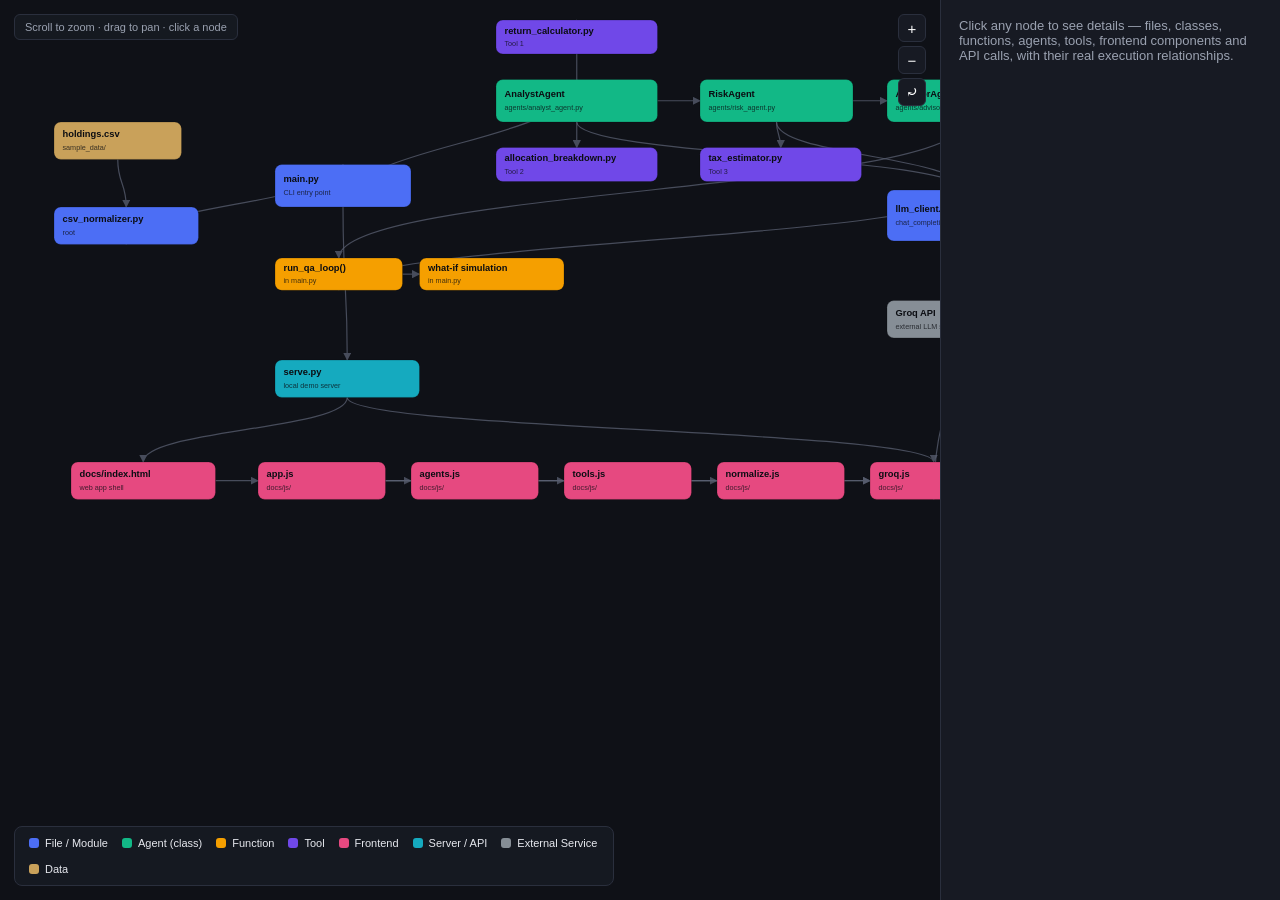
<file: codebase_map.html>
<!DOCTYPE html>
<html lang="en">
<head>
<meta charset="UTF-8">
<title>AgenticAI — Codebase Map</title>
<style>
  :root{
    --bg:#0f1117; --panel:#171a23; --line:#2a2f3d; --text:#e6e8ee; --muted:#9aa1b0;
    --file:#4C6EF5; --agent:#12B886; --func:#F59F00; --tool:#7048E8;
    --frontend:#E64980; --server:#15AABF; --external:#868E96; --data:#c9a15a;
  }
  *{box-sizing:border-box}
  body{margin:0;background:var(--bg);color:var(--text);font-family:-apple-system,Segoe UI,Roboto,Arial,sans-serif;overflow:hidden}
  #app{display:flex;height:100vh}
  #graphWrap{flex:1;position:relative;overflow:hidden;cursor:grab}
  #graphWrap.grabbing{cursor:grabbing}
  svg{width:100%;height:100%;display:block}
  .node rect{stroke:#000;stroke-opacity:.25;stroke-width:1;cursor:pointer;transition:filter .15s}
  .node:hover rect{filter:brightness(1.25)}
  .node.selected rect{stroke:#fff;stroke-width:2}
  .node text{fill:#0b0d12;font-size:11px;font-weight:600;pointer-events:none;user-select:none}
  .node .sub{fill:#0b0d12;font-size:8.5px;font-weight:400;opacity:.75}
  .edge{fill:none;stroke:#5a6072;stroke-width:1.4;opacity:.75;marker-end:url(#arrow)}
  .edge.highlight{stroke:#fff;stroke-width:2.4;opacity:1}
  .edgeLabel{fill:var(--muted);font-size:9px}
  #panel{width:340px;background:var(--panel);border-left:1px solid var(--line);padding:18px;overflow-y:auto}
  #panel h2{margin:0 0 4px;font-size:16px;color:#fff}
  #panel .tag{display:inline-block;font-size:10px;padding:2px 8px;border-radius:10px;margin-bottom:12px;text-transform:uppercase;letter-spacing:.5px}
  #panel .path{font-family:monospace;font-size:11px;color:var(--muted);margin-bottom:14px;word-break:break-all}
  #panel p{font-size:13px;line-height:1.55;color:#c9cdd8}
  #panel h4{font-size:11px;color:var(--muted);text-transform:uppercase;margin:16px 0 6px;letter-spacing:.5px}
  #panel ul{margin:0;padding-left:18px;font-size:12.5px;color:#c9cdd8;line-height:1.6}
  #legend{position:absolute;bottom:14px;left:14px;background:rgba(23,26,35,.9);border:1px solid var(--line);border-radius:8px;padding:10px 14px;font-size:11px;display:flex;gap:14px;flex-wrap:wrap;max-width:600px}
  .lg{display:flex;align-items:center;gap:6px}
  .dot{width:10px;height:10px;border-radius:3px;display:inline-block}
  #hint{position:absolute;top:14px;left:14px;font-size:11px;color:var(--muted);background:rgba(23,26,35,.85);padding:6px 10px;border-radius:6px;border:1px solid var(--line)}
  #empty{color:var(--muted);font-size:13px}
  #zoomCtrl{position:absolute;top:14px;right:14px;display:flex;flex-direction:column;gap:4px}
  #zoomCtrl button{width:28px;height:28px;background:var(--panel);border:1px solid var(--line);color:#fff;border-radius:6px;cursor:pointer;font-size:15px}
</style>
</head>
<body>
<div id="app">
  <div id="graphWrap">
    <svg id="svg"><defs>
      <marker id="arrow" viewBox="0 0 10 10" refX="9" refY="5" markerWidth="7" markerHeight="7" orient="auto-start-reverse">
        <path d="M0,0 L10,5 L0,10 z" fill="#5a6072"/>
      </marker></defs>
      <g id="viewport"><g id="edges"></g><g id="nodes"></g></g>
    </svg>
    <div id="hint">Scroll to zoom · drag to pan · click a node</div>
    <div id="zoomCtrl"><button id="zin">+</button><button id="zout">−</button><button id="zreset">⤾</button></div>
    <div id="legend"></div>
  </div>
  <div id="panel"><div id="empty">Click any node to see details — files, classes, functions, agents, tools, frontend components and API calls, with their real execution relationships.</div></div>
</div>

<script>
const TYPES = {
  file:{c:'var(--file)',label:'File / Module'},
  agent:{c:'var(--agent)',label:'Agent (class)'},
  func:{c:'var(--func)',label:'Function'},
  tool:{c:'var(--tool)',label:'Tool'},
  frontend:{c:'var(--frontend)',label:'Frontend'},
  server:{c:'var(--server)',label:'Server / API'},
  external:{c:'var(--external)',label:'External Service'},
  data:{c:'var(--data)',label:'Data'},
};

const nodes = [
  {id:'csv', t:'data', x:40, y:120, w:150, h:44, label:'holdings.csv', sub:'sample_data/', path:'sample_data/holdings.csv',
   desc:'Raw portfolio CSV (ticker, sector, qty, buy/current price, holding_months). Read once into a pandas DataFrame.'},
  {id:'normalizer', t:'file', x:40, y:220, w:170, h:44, label:'csv_normalizer.py', sub:'root', path:'csv_normalizer.py',
   desc:'Maps arbitrary CSV headers to the canonical schema via alias matching, coerces values (₹, commas, "3y"→months), skips bad rows with warnings. Falls back to LLM-assisted header mapping (--llm-map) via llm_client.'},
  {id:'main', t:'file', x:300, y:170, w:160, h:50, label:'main.py', sub:'CLI entry point', path:'main.py',
   desc:'Orchestrates the whole pipeline: loads CSV via csv_normalizer → pandas DataFrame → runs Analyst → Risk → Advisor → interactive Q&A loop. Handles CLI flags (--csv, --no-qa, --model, --llm-map), the what-if simulation, and optional matplotlib graphs.'},
  {id:'qaloop', t:'func', x:300, y:280, w:150, h:38, label:'run_qa_loop()', sub:'in main.py', path:'main.py',
   desc:'Interactive multi-turn Q&A after the report. Keeps a growing conversation_history list and calls llm_client.chat_multiturn() each turn so context persists across questions.'},
  {id:'whatif', t:'func', x:470, y:280, w:170, h:38, label:'what-if simulation', sub:'in main.py', path:'main.py',
   desc:'Clones the DataFrame, sells % of one holding, reallocates into another holding/BONDS/GOLD/CASH, re-runs the deterministic calculations and re-runs the Advisor in hypothetical mode. Original CSV/portfolio untouched.'},

  {id:'analyst', t:'agent', x:560, y:70, w:190, h:50, label:'AnalystAgent', sub:'agents/analyst_agent.py', path:'agents/analyst_agent.py',
   desc:'Facts only. LLM decides which tools to call (calculate_returns, calculate_allocation); Python executes them. Outputs narrative_findings (prose) + structured_findings (dict) — only the dict is passed downstream. temperature=0.1.'},
  {id:'risk', t:'agent', x:800, y:70, w:180, h:50, label:'RiskAgent', sub:'agents/risk_agent.py', path:'agents/risk_agent.py',
   desc:'Sits between Analyst and Advisor. Calls estimate_tax_impact() via real tool-calling, then computes HHI (Σ sector_weight²), tax drag, and return dispersion. Outputs risk_facts (dict, authoritative) + risk_report (prose). temperature=0.2.'},
  {id:'advisor', t:'agent', x:1020, y:70, w:180, h:50, label:'AdvisorAgent', sub:'agents/advisor_agent.py', path:'agents/advisor_agent.py',
   desc:'No tools — pure reasoning over structured_findings + risk_facts. Forced to cite actual numbers back (citation-grounding), produces 1-2 suggestions, always ends with a "not financial advice" disclaimer. temperature=0.3.'},

  {id:'retcalc', t:'tool', x:560, y:0, w:190, h:40, label:'return_calculator.py', sub:'Tool 1', path:'tools/return_calculator.py',
   desc:'calculate_returns(): cost_basis = qty×buy_price, current_value = qty×current_price, gain_loss and gain_loss_pct per holding, plus portfolio totals and best/worst performer.'},
  {id:'alloc', t:'tool', x:560, y:150, w:190, h:40, label:'allocation_breakdown.py', sub:'Tool 2', path:'tools/allocation_breakdown.py',
   desc:'calculate_allocation(): groups holdings by sector/asset_class as % of current value, flags any sector over 40% concentration.'},
  {id:'taxest', t:'tool', x:800, y:150, w:190, h:40, label:'tax_estimator.py', sub:'Tool 3', path:'tools/tax_estimator.py',
   desc:'estimate_tax_impact(): holding_months≥12 → LTCG flat 10%, else STCG 20% (illustrative). Computes per-holding tax, total tax, blended effective rate. Losses do not offset gains.'},

  {id:'llmclient', t:'file', x:1020, y:200, w:180, h:60, label:'llm_client.py', sub:'chat_completion · chat_multiturn · run_tool_loop', path:'llm_client.py',
   desc:'Thin Groq API wrapper (OpenAI-compatible). run_tool_loop() drives the agentic function-calling cycle: send prompt+schemas → model requests a tool → Python executes it → result fed back as a tool message → model narrates. chat_multiturn() powers the Q&A loop with persistent history.'},
  {id:'groq', t:'external', x:1020, y:330, w:180, h:44, label:'Groq API', sub:'external LLM service', path:'api.groq.com',
   desc:'Hosted open-weight models on Groq LPU hardware (default openai/gpt-oss-20b, override with --model). Auto-retries with backoff on 429 rate limits. All three agents and the Q&A loop route through here.'},

  {id:'serve', t:'server', x:300, y:400, w:170, h:44, label:'serve.py', sub:'local demo server', path:'serve.py',
   desc:'Serves the static docs/ site and exposes GET /api/config, which hands the browser a Groq key from the server env/.env — so the key never sits in a committed file. If unreachable, the page auto-falls back to "paste your own key".'},

  {id:'index', t:'frontend', x:60, y:520, w:170, h:44, label:'docs/index.html', sub:'web app shell', path:'docs/index.html',
   desc:'Static GitHub Pages entry point: CSV upload/paste UI, tabbed report view (Analyst/Risk/Advisor/Q&A), and a sticky "Portfolio visuals" panel of hand-drawn SVG charts.'},
  {id:'appjs', t:'frontend', x:280, y:520, w:150, h:44, label:'app.js', sub:'docs/js/', path:'docs/js/app.js',
   desc:'Orchestrates the browser pipeline: parses uploaded CSV, calls normalize.js, runs the same Analyst→Risk→Advisor sequence via agents.js/groq.js, wires up the UI and Q&A panel.'},
  {id:'agentsjs', t:'frontend', x:460, y:520, w:150, h:44, label:'agents.js', sub:'docs/js/', path:'docs/js/agents.js',
   desc:'JS mirror of the three agent prompts, step sequencing, and Q&A context building — the browser-side counterpart of the agents/ package.'},
  {id:'toolsjs', t:'frontend', x:640, y:520, w:150, h:44, label:'tools.js', sub:'docs/js/', path:'docs/js/tools.js',
   desc:'Re-implements the 3 Python tools plus HHI/dispersion/tax-drag math in JS — deterministic, same numbers as the CLI.'},
  {id:'normjs', t:'frontend', x:820, y:520, w:150, h:44, label:'normalize.js', sub:'docs/js/', path:'docs/js/normalize.js',
   desc:'Browser mirror of csv_normalizer.py: header/alias matching, value coercion, skip+warn, plus llmMapCsv() for the "Try AI-assisted mapping" button.'},
  {id:'groqjs', t:'frontend', x:1000, y:520, w:150, h:44, label:'groq.js', sub:'docs/js/', path:'docs/js/groq.js',
   desc:'Browser client for the Groq API: groqChat(), the function-calling runToolLoop(), and chatMultiturn() for the Q&A loop — talks to Groq directly from the browser using either the server-provided or user-pasted key.'},
];

const edges = [
  ['csv','normalizer','read by'],
  ['normalizer','main','normalized DataFrame'],
  ['main','analyst','structured_findings request'],
  ['analyst','retcalc','tool call'],
  ['analyst','alloc','tool call'],
  ['analyst','risk','structured_findings'],
  ['risk','taxest','tool call'],
  ['risk','advisor','structured_findings + risk_facts'],
  ['advisor','qaloop','advice → Q&A context'],
  ['qaloop','whatif','optional'],
  ['analyst','llmclient','chat_completion / run_tool_loop'],
  ['risk','llmclient','chat_completion / run_tool_loop'],
  ['advisor','llmclient','chat_completion'],
  ['qaloop','llmclient','chat_multiturn'],
  ['llmclient','groq','HTTPS request'],
  ['main','serve','optional: launches web build'],
  ['serve','index','serves static files'],
  ['serve','groqjs','/api/config → key'],
  ['index','appjs','loads'],
  ['appjs','normjs','parses CSV'],
  ['appjs','agentsjs','builds prompts'],
  ['appjs','toolsjs','runs JS tools'],
  ['agentsjs','groqjs','uses'],
  ['toolsjs','groqjs','tool results'],
  ['groqjs','groq','HTTPS request (browser→Groq)'],
];

const nodeById = Object.fromEntries(nodes.map(n=>[n.id,n]));
const svg = document.getElementById('svg');
const viewport = document.getElementById('viewport');
const nodesLayer = document.getElementById('nodes');
const edgesLayer = document.getElementById('edges');
const NS = 'http://www.w3.org/2000/svg';
function el(tag,attrs){const e=document.createElementNS(NS,tag);for(const k in attrs)e.setAttribute(k,attrs[k]);return e;}

function edgePath(a,b){
  const ax=a.x+a.w/2, ay=a.y+a.h, bx=b.x+b.w/2, by=b.y;
  // choose horizontal-ish connection if roughly same row
  if (Math.abs(a.y-b.y) < 20) {
    const y = a.y+a.h/2;
    const x1 = a.x+a.w, x2=b.x;
    const midx=(x1+x2)/2;
    return `M${x1},${y} C${midx},${y} ${midx},${b.y+b.h/2} ${x2},${b.y+b.h/2}`;
  }
  const midy=(ay+by)/2;
  return `M${ax},${ay} C${ax},${midy} ${bx},${midy} ${bx},${by}`;
}

edges.forEach(([f,tId,label])=>{
  const a=nodeById[f], b=nodeById[tId];
  const p = el('path',{class:'edge','data-a':f,'data-b':tId,d:edgePath(a,b)});
  edgesLayer.appendChild(p);
});

nodes.forEach(n=>{
  const g = el('g',{class:'node','data-id':n.id});
  g.appendChild(el('rect',{x:n.x,y:n.y,width:n.w,height:n.h,rx:8,fill:TYPES[n.t].c}));
  const t1 = el('text',{x:n.x+10,y:n.y+n.h/2 - (n.sub?4:-4)});
  t1.textContent = n.label; g.appendChild(t1);
  if(n.sub){const t2=el('text',{class:'sub',x:n.x+10,y:n.y+n.h/2+11}); t2.textContent=n.sub; g.appendChild(t2);}
  g.addEventListener('click',()=>selectNode(n.id));
  nodesLayer.appendChild(g);
});

function selectNode(id){
  document.querySelectorAll('.node').forEach(g=>g.classList.toggle('selected', g.dataset.id===id));
  document.querySelectorAll('.edge').forEach(p=>{
    p.classList.toggle('highlight', p.dataset.a===id || p.dataset.b===id);
  });
  const n = nodeById[id];
  const incoming = edges.filter(e=>e[1]===id).map(e=>`<li><b>${nodeById[e[0]].label}</b> → here <span style="color:var(--muted)">(${e[2]})</span></li>`).join('');
  const outgoing = edges.filter(e=>e[0]===id).map(e=>`<li>here → <b>${nodeById[e[1]].label}</b> <span style="color:var(--muted)">(${e[2]})</span></li>`).join('');
  document.getElementById('panel').innerHTML = `
    <h2>${n.label}</h2>
    <span class="tag" style="background:${TYPES[n.t].c};color:#0b0d12">${TYPES[n.t].label}</span>
    <div class="path">${n.path}</div>
    <p>${n.desc}</p>
    ${incoming?`<h4>Called by / receives from</h4><ul>${incoming}</ul>`:''}
    ${outgoing?`<h4>Calls / sends to</h4><ul>${outgoing}</ul>`:''}
  `;
}

// legend
const legend = document.getElementById('legend');
Object.entries(TYPES).forEach(([k,v])=>{
  const d=document.createElement('div'); d.className='lg';
  d.innerHTML = `<span class="dot" style="background:${v.c}"></span>${v.label}`;
  legend.appendChild(d);
});

// pan & zoom
let scale=0.85, tx=20, ty=20, isDown=false, sx=0, sy=0;
function applyTransform(){ viewport.setAttribute('transform', `translate(${tx},${ty}) scale(${scale})`); }
applyTransform();
const wrap = document.getElementById('graphWrap');
wrap.addEventListener('mousedown', e=>{isDown=true; sx=e.clientX-tx; sy=e.clientY-ty; wrap.classList.add('grabbing');});
window.addEventListener('mouseup', ()=>{isDown=false; wrap.classList.remove('grabbing');});
window.addEventListener('mousemove', e=>{ if(!isDown) return; tx=e.clientX-sx; ty=e.clientY-sy; applyTransform(); });
wrap.addEventListener('wheel', e=>{
  e.preventDefault();
  const delta = e.deltaY>0? 0.9:1.1;
  scale = Math.min(2.5, Math.max(0.3, scale*delta));
  applyTransform();
},{passive:false});
document.getElementById('zin').onclick=()=>{scale=Math.min(2.5,scale*1.2);applyTransform();};
document.getElementById('zout').onclick=()=>{scale=Math.max(0.3,scale*0.8);applyTransform();};
document.getElementById('zreset').onclick=()=>{scale=0.85;tx=20;ty=20;applyTransform();};
</script>
</body>
</html>
</file>
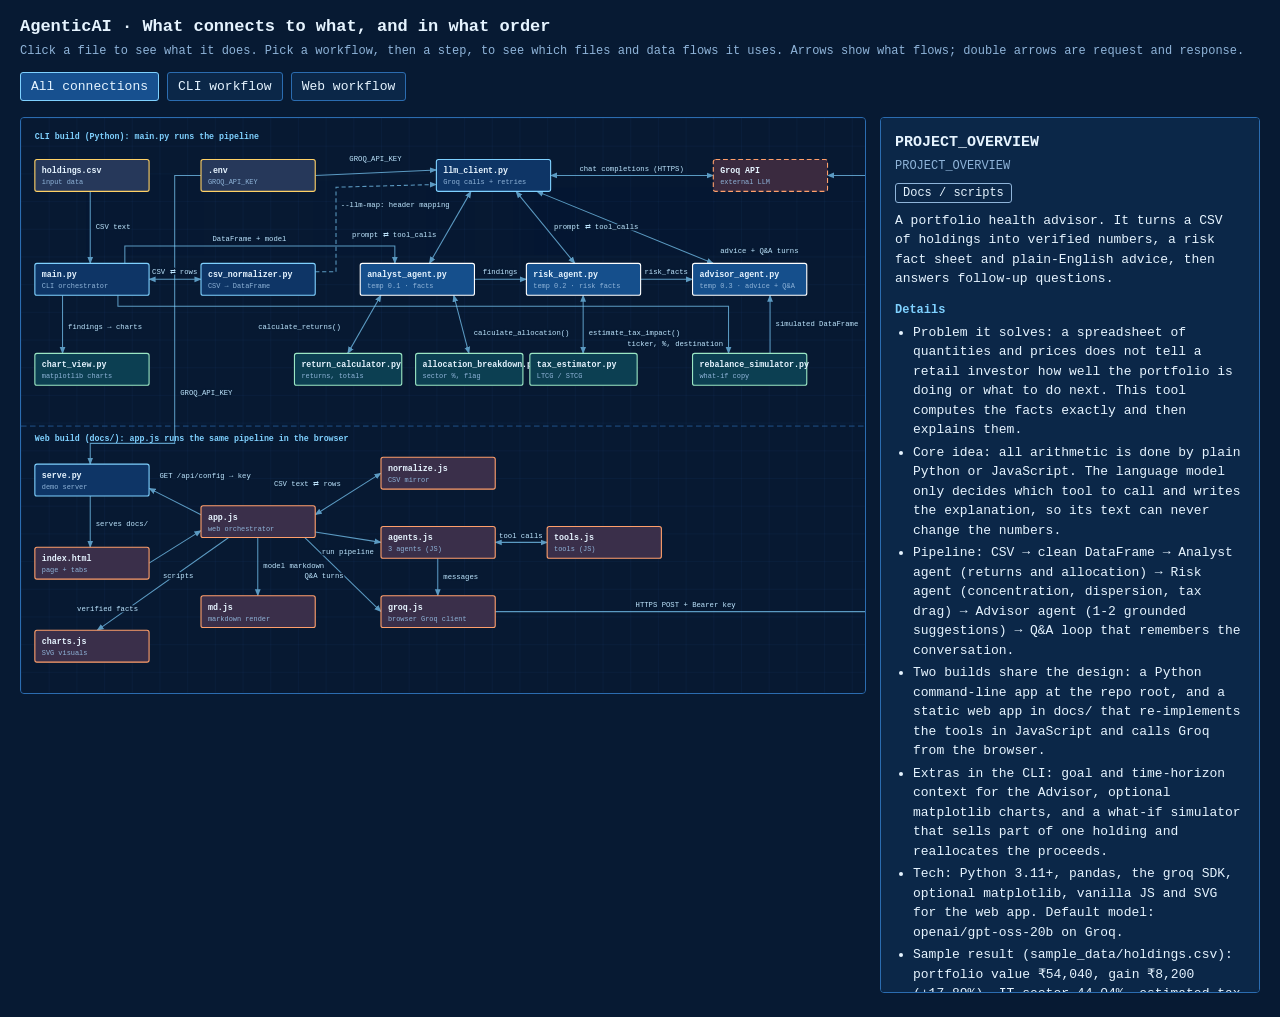
<file: map.html>
<!DOCTYPE html>
<html lang="en"><head><meta charset="utf-8"><meta name="viewport" content="width=device-width,initial-scale=1">
<title>AgenticAI · Connection graph and workflow</title>
<style>
:root{--bg:#071a33;--line:#2b6cb0;--ink:#e6f4ff;--dim:#8fb4d9;--cy:#7fd1ff;--am:#ffd166}
*{box-sizing:border-box}
body{margin:0;background:var(--bg);color:var(--ink);font:13px/1.5 "IBM Plex Mono",ui-monospace,Menlo,Consolas,monospace}
header{padding:14px 20px 4px}h1{font-size:17px;margin:0 0 2px}.note{color:var(--dim);font-size:12px;margin:0}
.bar{display:flex;flex-wrap:wrap;gap:8px;padding:8px 20px;align-items:center}
.bar button,.steps button{background:#0b2748;color:var(--ink);border:1.5px solid var(--line);border-radius:3px;font:inherit;padding:4px 10px;cursor:pointer}
.bar button[aria-pressed=true],.steps button[aria-pressed=true]{background:#17508f;border-color:var(--cy)}
button:focus-visible,.node:focus-visible{outline:2px solid var(--am);outline-offset:2px}
.steps{display:flex;flex-wrap:wrap;gap:6px;padding:0 20px 8px}
main{display:grid;grid-template-columns:minmax(0,1fr) 380px;gap:14px;padding:0 20px 24px;align-items:start}
@media(max-width:1000px){main{grid-template-columns:1fr}}
.gw{border:1.5px solid var(--line);border-radius:4px;overflow-x:auto;background:rgba(7,26,51,.6)}
svg{display:block;min-width:900px;width:100%;height:auto}
.side{background:#0b2748;border:1.5px solid var(--line);border-radius:4px;padding:14px;position:sticky;top:12px;max-height:calc(100vh - 24px);overflow:auto}
.side h2{font-size:15px;margin:0 0 2px;word-break:break-all}.side .path{color:var(--dim);font-size:12px;margin:0 0 8px}
.side h3{font-size:12px;color:var(--cy);margin:12px 0 4px}.side p{margin:0 0 6px}.side ul{margin:0;padding-left:18px}.side li{margin-bottom:3px}
.tag{display:inline-block;border:1.5px solid;border-radius:3px;padding:0 7px;font-size:12px;margin-bottom:8px}
.lk{background:none;border:0;color:var(--am);font:inherit;text-decoration:underline;cursor:pointer;padding:0}
.node{cursor:pointer}.node rect{stroke-width:1.6}.node:hover rect{filter:brightness(1.3)}.node.sel rect{stroke:#fff;stroke-width:3}
.nt{font-size:12px;font-weight:700;fill:var(--ink)}.ns{font-size:10px;fill:var(--dim)}
.ed{fill:none;stroke:#7fd1ff;stroke-width:1.5;opacity:.7}.ed.dash{stroke-dasharray:6 4}
.ed.hi{stroke:#ffd166;stroke-width:2.6;opacity:1}.ed.dim,.node.dim,.lb.dim,.bd.dim{opacity:.12}
.ed.flow{stroke-dasharray:8 5;animation:fl 1s linear infinite}@keyframes fl{to{stroke-dashoffset:-13}}
@media(prefers-reduced-motion:reduce){.ed.flow{animation:none}}
.lb{font-size:10.5px;fill:#bfe6ff;paint-order:stroke;stroke:#071a33;stroke-width:4px;stroke-linejoin:round}
.bd circle{fill:#ffd166}.bd text{font-size:10px;font-weight:700;fill:#071a33;text-anchor:middle}
.lane{font-size:12px;font-weight:700;fill:var(--cy)}
</style></head><body>
<header><h1>AgenticAI · What connects to what, and in what order</h1>
<p class="note">Click a file to see what it does. Pick a workflow, then a step, to see which files and data flows it uses. Arrows show what flows; double arrows are request and response.</p></header>
<div class="bar" id="bar"></div><div class="steps" id="steps"></div>
<main><div class="gw"><svg id="g" viewBox="0 0 1300 830" role="img" aria-label="Graph of files and data flows in the AgenticAI repo"></svg></div>
<aside class="side" id="side" aria-live="polite"></aside></main>
<script>
const F={
'PROJECT_OVERVIEW':['doc','A portfolio health advisor. It turns a CSV of holdings into verified numbers, a risk fact sheet and plain-English advice, then answers follow-up questions.',
['Problem it solves: a spreadsheet of quantities and prices does not tell a retail investor how well the portfolio is doing or what to do next. This tool computes the facts exactly and then explains them.','Core idea: all arithmetic is done by plain Python or JavaScript. The language model only decides which tool to call and writes the explanation, so its text can never change the numbers.','Pipeline: CSV → clean DataFrame → Analyst agent (returns and allocation) → Risk agent (concentration, dispersion, tax drag) → Advisor agent (1-2 grounded suggestions) → Q&A loop that remembers the conversation.','Two builds share the design: a Python command-line app at the repo root, and a static web app in docs/ that re-implements the tools in JavaScript and calls Groq from the browser.','Extras in the CLI: goal and time-horizon context for the Advisor, optional matplotlib charts, and a what-if simulator that sells part of one holding and reallocates the proceeds.','Tech: Python 3.11+, pandas, the groq SDK, optional matplotlib, vanilla JS and SVG for the web app. Default model: openai/gpt-oss-20b on Groq.','Sample result (sample_data/holdings.csv): portfolio value ₹54,040, gain ₹8,200 (+17.89%), IT sector 44.04%, estimated tax ₹820 at a 10% blended rate.','Not financial advice: the tax maths is a labelled simplification and every Advisor answer ends with a disclaimer.'],[]],
'main.py':['comp','The command-line entry point. It runs the whole pipeline in order and prints the results.',
['Run it with python main.py. Options: --csv (default sample_data/holdings.csv), --model (Groq model id), --no-qa (skip the Q&A loop), --llm-map (let the model map unknown CSV headers).','First asks for an investment time horizon in years (blank means 5) and an optional goal label. These become goal_context for the Advisor.','Reads the CSV, cleans it with csv_normalizer, and builds one pandas DataFrame that every later step shares.','If the headers cannot be mapped it prints the first line it found and the expected columns, then exits.','Step 1 Analyst, step 2 Risk, step 3 Advisor, each followed by a [verified by Python] line computed straight from the structured data.','Offers charts, then the Q&A loop, then an optional what-if simulation that prints a before/after comparison.'],
['csv_normalizer.py','llm_client.py','agents/analyst_agent.py','agents/risk_agent.py','agents/advisor_agent.py','tools/rebalance_simulator.py','tools/chart_view.py']],
'llm_client.py':['comp','The one place that talks to the Groq API. Every agent goes through it.',
['load_dotenv reads a .env file next to the code at import time. It never overrides a variable that is already set.','Gets the key from GROQ_API_KEY (or GROQ_KEY) and raises a clear error if it is missing.','chat_completion sends messages, optional tool schemas and a temperature, and returns the model message. chat_multiturn is the same without tools, for Q&A.','run_tool_loop is the function-calling engine: send the schemas, run any requested Python function, append its result as a tool message, and repeat (up to 4 turns) until the model answers in text.','On a rate-limit error it waits for the time Groq asks for (or 1.5 × 2^attempt seconds), up to 4 attempts.','DEFAULT_MODEL is openai/gpt-oss-20b.'],
['main.py','agents/analyst_agent.py','agents/risk_agent.py','agents/advisor_agent.py','csv_normalizer.py','serve.py']],
'csv_normalizer.py':['comp','Turns almost any holdings CSV into the standard 8-column table.',
['Standard columns: ticker, name, sector, asset_class, quantity, buy_price, current_price, holding_months. Only name is optional.','Matches headers against alias lists (for example symbol, qty, market price, months held), ignoring case and punctuation. If two columns claim the same field it reports the ambiguity instead of guessing.','Understands messy values: ₹ and Rs prefixes, thousands commas, (1,000) as a negative, and holding periods like 12, 12m, 1y or 30d.','normalize_text returns the clean rows plus a meta report: mapping used, missing fields, ambiguous headers, skipped row count and per-row warnings.','Rows with missing or non-numeric values are skipped and reported rather than silently dropped.','llm_resolve_mapping (used with --llm-map) asks the model for a JSON column mapping, including prices derived as value ÷ quantity. The result is run through the same deterministic parser to re-validate it.'],
['main.py','llm_client.py','docs/js/normalize.js','sample_data/holdings.csv']],
'agents/analyst_agent.py':['agent','Agent 1, the Analyst. It reports facts only: returns and allocation.',
['The system prompt forbids opinions and recommendations, and says to use the tools for all arithmetic.','Offers the model two tools with no arguments: calculate_returns and calculate_allocation. The data is already bound to them.','The model gets the holdings table as text, calls the tools, and writes a prose summary quoting the numbers they returned. Temperature 0.1.','Returns narrative_findings (the prose), structured_findings (returns and allocation recomputed directly in Python) and the message log.','The Advisor later receives structured_findings, never the prose.'],
['tools/return_calculator.py','tools/allocation_breakdown.py','llm_client.py','agents/risk_agent.py','main.py']],
'agents/risk_agent.py':['agent','Agent 3, the Risk agent. It reports risk facts only, with no advice.',
['Computes three facts in code: HHI (sum of squared sector percentages), return dispersion (best minus worst performer, in percentage points) and tax drag (estimated tax ÷ portfolio value).','HHI labels: 2,500 or more is highly concentrated, 1,500 or more is moderately concentrated, below that is well diversified.','The model receives this verified fact sheet, calls estimate_tax_impact, and writes a risk report that must quote the facts exactly. Temperature 0.2.','Returns risk_report (prose), risk_facts (the authoritative dictionary) and the message log. If the model returns nothing, a fallback line is used.'],
['tools/tax_estimator.py','agents/analyst_agent.py','agents/advisor_agent.py','llm_client.py','main.py']],
'agents/advisor_agent.py':['agent','Agent 2, the Advisor, plus the CLI question-and-answer loop. It has no tools.',
['Receives structured_findings and risk_facts as JSON, plus the investor context (time horizon and goal) if given.','Prompt rules: quote actual percentages and rupee figures, give 1-2 proportionate suggestions, and end with a not-financial-advice disclaimer. Temperature 0.3.','Time horizon is framing only: short horizons weigh volatility and capital preservation more, long horizons tolerate short-term swings.','A hypothetical flag marks a what-if run so the model treats every number as simulated.','run_qa_loop keeps one growing conversation_history list, so follow-up questions remember earlier answers. Type exit, quit or q to leave.'],
['agents/risk_agent.py','llm_client.py','main.py','tools/rebalance_simulator.py']],
'tools/return_calculator.py':['tool','Tool 1: works out how each holding and the whole portfolio has performed.',
['Per holding: cost basis = quantity × buy price, current value = quantity × current price, gain or loss in rupees and as a percentage of cost.','Portfolio totals for cost, value, gain and gain percentage.','Picks the best and worst performer by gain percentage.','Reports both rupees and percentages because 50% on a small position is very different from 1% on a large one.','All figures are rounded to 2 decimals.'],
['agents/analyst_agent.py','docs/js/tools.js']],
'tools/allocation_breakdown.py':['tool','Tool 2: shows how the portfolio is split across sectors and asset classes.',
['Uses current value, not what was originally invested, because risk is about today’s exposure.','Returns sector and asset-class percentages, sorted largest first.','Names the top sector and flags it when it is above 40% (CONCENTRATION_THRESHOLD_PCT).','Also returns the total current value.'],
['agents/analyst_agent.py','docs/js/tools.js']],
'tools/tax_estimator.py':['tool','Tool 3: a simplified estimate of capital-gains tax if everything were sold today.',
['Holdings with no gain pay nothing. A gain on a holding of 12 months or more is taxed at a flat 10% (long-term). Anything shorter is taxed at 20% (short-term).','Losses are not offset against gains.','Returns per-holding category, gain, rate and tax, plus total taxable gains, total estimated tax and the blended effective rate.','Includes an assumptions block and a disclaimer saying it is illustrative and not tax advice.','On the sample data: ₹820 tax on ₹8,200 of gains, a 10% blended rate.'],
['agents/risk_agent.py','docs/js/tools.js']],
'tools/rebalance_simulator.py':['tool','The what-if engine: sell part of one holding and move the money somewhere else.',
['simulate_rebalance(df, ticker, sell_pct, reallocate_into) returns a new DataFrame. The original data and CSV are never changed.','Checks the inputs: the portfolio is not empty, the percentage is between 0 and 100, the ticker exists, and the destination is a different holding or one of BONDS, GOLD or CASH.','Defensive assets are built-in rows priced at 100.','Proceeds = quantity sold × current price. The source quantity shrinks (the row disappears if fully sold) and the destination quantity grows, or a new row is added.','main.py recomputes returns, allocation and risk on the result and asks the Advisor to comment, marked hypothetical.'],
['main.py','agents/advisor_agent.py']],
'tools/chart_view.py':['tool','Optional charts for the CLI, drawn with matplotlib.',
['show_allocation_pie draws the sector allocation.','show_gainloss_bar draws gain or loss % per holding, green for gains and red for losses.','show_rebalance_comparison draws before and after pies side by side for the what-if.','matplotlib is imported only when needed; if it is missing, a clear message tells you to install it.','Tries to bring the chart window to the front.'],
['main.py']],
'serve.py':['comp','A small local web server for the demo.',
['Serves the docs/ folder using Python’s built-in HTTP server.','Adds one endpoint, GET /api/config, which returns the Groq key from the environment or .env as JSON (404 if no key is set), with caching turned off.','Listens on 127.0.0.1 port 8080 by default; HOST and PORT environment variables change that.','On start it prints the address and whether a key was found.','This lets the web page use the key without the user pasting it.'],
['docs/index.html','docs/js/app.js','llm_client.py','.env.example']],
'docs/index.html':['web','The web app page.',
['Card 1: choose the key source, either the demo server’s key or paste your own (password field with Show/Hide).','Card 2: a CSV text box with Upload CSV, Load sample data and Analyze portfolio buttons. A Try AI-assisted mapping button appears only when headers cannot be matched.','Card 3: tabs for Analyst, Risk, Advisor and Q&A that unlock as each agent finishes.','A side panel for portfolio visuals and a question box for follow-ups.','Loads the style sheet and the scripts in docs/js/.'],
['docs/style.css','docs/js/app.js','docs/js/groq.js','docs/js/md.js','docs/js/charts.js']],
'docs/style.css':['web','The styling for the web app.',['Controls the look of the cards, tabs, buttons, report text and the visuals panel.'],['docs/index.html']],
'docs/js/app.js':['web','The web app’s controller. It wires the page together and runs the pipeline.',
['Key handling: asks /api/config for the server key, or uses a pasted key saved in the browser’s localStorage. If the page is opened without the server it switches to the paste option.','CSV input: paste, upload (read in the browser) or load the built-in sample; normalizeCsvText cleans it and shows a message about mapped columns and skipped rows.','If headers are missing or ambiguous it shows the AI-mapping button and applies the model’s mapping.','Analyze runs Analyst, then Risk, then Advisor, filling each tab and showing the verified-facts lines.','Then draws the visuals and enables Q&A, where each question is added to the Advisor’s message history and sent to the model.','A busy flag stops double submits.'],
['docs/js/agents.js','docs/js/normalize.js','docs/js/groq.js','docs/js/md.js','docs/js/charts.js','serve.py']],
'docs/js/agents.js':['web','The three agents, written for the browser.',
['Holds the Analyst, Risk and Advisor system prompts and the tool schemas.','runAnalyst: sends the rows to the model with two tools, then returns the narrative plus findings recomputed in code.','runRisk: computes HHI, dispersion and tax drag, gives the model the fact sheet and the tax tool, and returns report and facts.','runAdvisor: sends the findings as JSON and returns 1-2 grounded suggestions with a disclaimer (temperature 0.3).','Same temperatures as the Python agents: 0.1, 0.2, 0.3.'],
['docs/js/app.js','docs/js/groq.js','docs/js/tools.js']],
'docs/js/groq.js':['web','The browser’s connection to the Groq API.',
['groqChat posts to api.groq.com with the key in an Authorization header.','Retries on network errors, and on rate limits waits the time Groq reports.','chatMultiturn sends a growing message history for Q&A (temperature 0.3).','runToolLoop is the browser version of the function-calling loop: run requested tools, send results back, up to 4 turns.','Default model openai/gpt-oss-20b.'],
['docs/js/agents.js','docs/js/app.js','llm_client.py']],
'docs/js/tools.js':['web','The three tools and the risk maths, rewritten in JavaScript.',
['computeReturns, computeAllocation and estimateTax follow the Python tools line by line.','computeRiskFacts calculates HHI, dispersion and tax drag with the same thresholds.','Same constants: 40% concentration flag, 12-month long-term cutoff, 10% and 20% rates.','Because everything runs in the browser, the numbers never leave your machine except in the prompt text sent to Groq.'],
['tools/return_calculator.py','tools/allocation_breakdown.py','tools/tax_estimator.py','docs/js/agents.js']],
'docs/js/normalize.js':['web','The browser version of the CSV normalizer.',
['normalizeCsvText turns pasted or uploaded CSV text into clean rows plus a report of mapped columns, missing fields and skipped rows.','llmMapCsv asks the model to map unknown headers; the result is re-checked by the normal parser.','Powers the Try AI-assisted mapping button.'],
['csv_normalizer.py','docs/js/app.js','docs/js/groq.js']],
'docs/js/md.js':['web','A small markdown-to-HTML renderer for model replies.',
['Supports headings, bullet and numbered lists, tables, code blocks, quotes, bold, italic and https links.','All text is HTML-escaped first, then formatting is applied.','renderMarkdown(element, text) fills a page element.'],
['docs/js/app.js']],
'docs/js/charts.js':['web','Draws the “Portfolio visuals” panel from the verified numbers.',
['Summary chips: value, net gain, estimated tax and HHI.','An asset-class donut, sector bars, gain/loss bars per holding and tax bars per holding.','Risk meters for HHI, return dispersion and tax drag with colour bands.','renderVisuals(element, findings, riskFacts) builds it all as HTML and SVG.'],
['docs/js/app.js']],
'docs/http-client.env.json':['store','An editor settings file (JetBrains HTTP client).',['Holds a placeholder value only; the app does not use it.'],[]],
'sample_data/holdings.csv':['store','A sample portfolio of 7 holdings for demos.',
['TCS, Infosys, HDFC Bank, NTPC, ITC, Mahindra & Mahindra and an HDFC corporate bond fund.','Columns match the standard schema, with holding periods from 12 to 60 months.','Gives total gain ₹8,200 and estimated tax ₹820, which the README quotes.'],['main.py','csv_normalizer.py']],
'.env.example':['store','A template for your key file.',['Shows GROQ_API_KEY=gsk_your_key_here. Copy it to .env and fill in your key.','Only this placeholder is committed; the real .env is not.'],['llm_client.py','serve.py']],
'.gitignore':['store','Tells git which files to leave out.',['Ignores .venv/, __pycache__/, *.pyc, .idea/, .DS_Store and .env.'],[]],
'requirements.txt':['store','The Python packages to install.',['groq (API client), pandas (the holdings table) and matplotlib (charts).','Install with pip install -r requirements.txt.'],['llm_client.py','csv_normalizer.py']],
'run.ps1':['doc','One-command web demo launcher for Windows.',['Per the README: creates a virtual environment on first run, installs requirements, starts serve.py and opens the browser.'],['serve.py']],
'run.sh':['doc','One-command web demo launcher for macOS and Linux.',['Creates .venv and installs requirements on first run.','Warns if no GROQ_API_KEY is found in .env or the environment.','Starts serve.py and opens http://localhost:8080.'],['serve.py']],
'README.md':['doc','The project write-up.',['Explains why there are separate agents, how tool-calling works, each agent and tool, setup and run commands, accepted CSV formats, the web build and its trade-offs, and talking points for a viva.'],[]],
'codebase_map.html':['doc','An interactive codebase map already in the repo.',['A dark graph of the code with a details panel, similar in spirit to this one.'],[]],
'agents/__init__.py':['doc','Empty file that makes agents/ a Python package.',[],[]],
'tools/__init__.py':['doc','Empty file that makes tools/ a Python package.',[],[]],
'.env':['store','Your local secrets file. It is not in the repo; you create it from .env.example.',['Holds GROQ_API_KEY.','Read by llm_client.load_dotenv() for the CLI and by serve.py for the web demo.'],['.env.example','llm_client.py','serve.py']],
'Groq API':['ext','The external LLM service (api.groq.com).',['Receives chat requests from llm_client.py (CLI) and groq.js (browser).','Returns either text or tool_calls that the app then executes locally.','Default model openai/gpt-oss-20b; --model can pick a larger one such as openai/gpt-oss-120b.','Free-tier rate limits are handled by retry logic in both clients.'],['llm_client.py','docs/js/groq.js']]
};

const KIND={agent:'Agent',tool:'Deterministic tool',comp:'Core / CLI',web:'Web build (docs/)',store:'Data / config',doc:'Docs / scripts',ext:'External service'};
const COL={agent:['#fff','#154f8c'],tool:['#9be7c4','#0c3f52'],comp:['#7fd1ff','#0e3566'],web:['#ff9f6b','#3a2f4a'],store:['#ffd166','#26385a'],doc:['#8fb4d9','#1a3558'],ext:['#ff9f6b','#3a2a3f']};
const H=46;
// key,x,y,w,label,sub
const NL=[
['sample_data/holdings.csv',20,60,165,'holdings.csv','input data'],['.env',260,60,165,'.env','GROQ_API_KEY'],
['llm_client.py',600,60,165,'llm_client.py','Groq calls + retries'],['Groq API',1000,60,165,'Groq API','external LLM'],
['main.py',20,210,165,'main.py','CLI orchestrator'],['csv_normalizer.py',260,210,165,'csv_normalizer.py','CSV → DataFrame'],
['agents/analyst_agent.py',490,210,165,'analyst_agent.py','temp 0.1 · facts'],['agents/risk_agent.py',730,210,165,'risk_agent.py','temp 0.2 · risk facts'],
['agents/advisor_agent.py',970,210,165,'advisor_agent.py','temp 0.3 · advice + Q&A'],
['tools/chart_view.py',20,340,165,'chart_view.py','matplotlib charts'],['tools/return_calculator.py',395,340,155,'return_calculator.py','returns, totals'],
['tools/allocation_breakdown.py',570,340,155,'allocation_breakdown.py','sector %, flag'],['tools/tax_estimator.py',735,340,155,'tax_estimator.py','LTCG / STCG'],
['tools/rebalance_simulator.py',970,340,165,'rebalance_simulator.py','what-if copy'],
['serve.py',20,500,165,'serve.py','demo server'],['docs/index.html',20,620,165,'index.html','page + tabs'],
['docs/js/app.js',260,560,165,'app.js','web orchestrator'],['docs/js/normalize.js',520,490,165,'normalize.js','CSV mirror'],
['docs/js/agents.js',520,590,165,'agents.js','3 agents (JS)'],['docs/js/tools.js',760,590,165,'tools.js','tools (JS)'],
['docs/js/groq.js',520,690,165,'groq.js','browser Groq client'],['docs/js/md.js',260,690,165,'md.js','markdown render'],
['docs/js/charts.js',20,740,165,'charts.js','SVG visuals']];
const NM={};NL.forEach(n=>NM[n[0]]={x:n[1],y:n[2],w:n[3]});
const E=[];const e=(id,f,t,pts,label,lx,ly,an,o={})=>E.push(Object.assign({id,f,t,pts,label,lx,ly,an:an||'middle'},o));
e('e1','sample_data/holdings.csv','main.py',[[100,106],[100,210]],'CSV text',108,160,'start');
e('e2','main.py','csv_normalizer.py',[[185,233],[260,233]],'CSV ⇄ rows',222,226,'middle',{both:1});
e('e3','.env','llm_client.py',[[425,83],[600,75]],'GROQ_API_KEY',512,62);
e('e4','csv_normalizer.py','llm_client.py',[[425,222],[455,222],[455,100],[600,96]],'--llm-map: header mapping',462,128,'start',{dash:1});
e('e5','main.py','agents/analyst_agent.py',[[150,210],[150,185],[540,185],[540,210]],'DataFrame + model',330,178);
e('e6','agents/analyst_agent.py','agents/risk_agent.py',[[655,233],[730,233]],'findings',692,226);
e('e7','agents/risk_agent.py','agents/advisor_agent.py',[[895,233],[970,233]],'risk_facts',932,226);
e('e8','agents/analyst_agent.py','tools/return_calculator.py',[[520,256],[472,340]],'calculate_returns()',462,305,'end',{both:1});
e('e9','agents/analyst_agent.py','tools/allocation_breakdown.py',[[625,256],[647,340]],'calculate_allocation()',654,313,'start',{both:1});
e('e10','agents/risk_agent.py','tools/tax_estimator.py',[[812,256],[812,340]],'estimate_tax_impact()',820,313,'start',{both:1});
e('e11','main.py','tools/chart_view.py',[[60,256],[60,340]],'findings → charts',68,305,'start');
e('e12','main.py','tools/rebalance_simulator.py',[[140,256],[140,272],[1022,272],[1022,340]],'ticker, %, destination',1014,330,'end');
e('e13','tools/rebalance_simulator.py','agents/advisor_agent.py',[[1082,340],[1082,256]],'simulated DataFrame',1090,300,'start');
e('e14','agents/analyst_agent.py','llm_client.py',[[590,210],[650,106]],'prompt ⇄ tool_calls',600,172,'end',{both:1});
e('e15','agents/risk_agent.py','llm_client.py',[[800,210],[715,106]],'prompt ⇄ tool_calls',770,160,'start',{both:1});
e('e16','agents/advisor_agent.py','llm_client.py',[[1000,210],[745,106]],'advice + Q&A turns',1010,195,'start',{both:1});
e('e17','llm_client.py','Groq API',[[765,83],[1000,83]],'chat completions (HTTPS)',882,76,'middle',{both:1});
e('ee','.env','serve.py',[[260,83],[222,83],[222,470],[100,470],[100,500]],'GROQ_API_KEY',230,400,'start');
e('w1','serve.py','docs/index.html',[[100,546],[100,620]],'serves docs/',108,590,'start');
e('w2','docs/index.html','docs/js/app.js',[[185,643],[260,596]],'scripts',205,664,'start');
e('w3','docs/js/app.js','serve.py',[[260,573],[185,535]],'GET /api/config → key',200,520,'start');
e('w4','docs/js/app.js','docs/js/normalize.js',[[425,573],[520,513]],'CSV text ⇄ rows',462,531,'end',{both:1});
e('w5','docs/js/app.js','docs/js/agents.js',[[425,598],[520,613]],'run pipeline',472,630);
e('w6','docs/js/agents.js','docs/js/tools.js',[[685,613],[760,613]],'tool calls',722,606,'middle',{both:1});
e('w7','docs/js/agents.js','docs/js/groq.js',[[602,636],[602,690]],'messages',610,666,'start');
e('w8','docs/js/groq.js','Groq API',[[685,713],[1250,713],[1250,83],[1165,83]],'HTTPS POST + Bearer key',960,706);
e('w9','docs/js/app.js','docs/js/md.js',[[342,606],[342,690]],'model markdown',350,650,'start');
e('w10','docs/js/app.js','docs/js/charts.js',[[300,606],[110,740]],'verified facts',125,712);
e('w11','docs/js/app.js','docs/js/groq.js',[[410,606],[520,713]],'Q&A turns',466,664,'end');
const FL={
cli:[['Setup','The key comes from the GROQ_API_KEY environment variable or a .env file. llm_client.py reads it with load_dotenv() when it is imported.',['e3']],
['Load and normalize the CSV','main.py asks for time horizon and goal, reads the CSV, and csv_normalizer.py maps headers and cleans values into a pandas DataFrame. With --llm-map the model can map unknown headers.',['e1','e2','e4']],
['Analyst agent','analyst_agent.py sends the table to the model with two zero-argument tools. Python runs calculate_returns and calculate_allocation. structured_findings is recomputed in code either way.',['e5','e8','e9','e14','e17']],
['Risk agent','risk_agent.py computes HHI, return dispersion and tax drag in code, then lets the model call estimate_tax_impact and write the risk report.',['e6','e10','e15','e17']],
['Advisor agent','advisor_agent.py gets structured_findings and risk_facts (plus goal context), with no tools, and writes 1-2 grounded suggestions ending in a disclaimer.',['e7','e16','e17']],
['Charts (optional)','On "y", chart_view.py draws the sector pie and gain/loss bar chart with matplotlib.',['e11']],
['Q&A loop','run_qa_loop keeps one conversation_history list and sends each question through llm_client.chat_multiturn.',['e16','e17']],
['What-if (optional)','rebalance_simulator.py builds a modified copy of the portfolio. main.py recomputes the numbers and calls the Advisor with hypothetical=True. The original data is never changed.',['e12','e13','e16','e17']]],
web:[['Server and key','python serve.py serves docs/ and returns GROQ_API_KEY (from the environment or .env) at /api/config. Without the server, the page asks you to paste a key kept in localStorage.',['ee','w1','w2','w3']],
['Normalize the CSV','app.js passes the pasted or uploaded text to normalize.js, which maps headers and returns clean rows in the browser.',['w4']],
['Run the agents','app.js runs Analyst, Risk and Advisor from agents.js. tools.js does the maths; groq.js sends the messages to the Groq API.',['w5','w6','w7','w8']],
['Render the results','Model text goes through md.js (HTML-escaped markdown). charts.js draws the SVG visuals from the verified numbers.',['w9','w10']],
['Q&A','Each question is appended to the Advisor message history and sent through groq.js chatMultiturn.',['w11','w7','w8']]]};
const lane={cli:new Set(['e1','e2','e3','e4','e5','e6','e7','e8','e9','e10','e11','e12','e13','e14','e15','e16','e17']),web:new Set(['ee','w1','w2','w3','w4','w5','w6','w7','w8','w9','w10','w11'])};
const NS='http://www.w3.org/2000/svg',svg=document.getElementById('g');
const mk=(n,a,p=svg,t)=>{const x=document.createElementNS(NS,n);for(const k in a)x.setAttribute(k,a[k]);if(t!==undefined)x.textContent=t;p.appendChild(x);return x;};
const df=mk('defs',{});[['a','auto'],['b','auto-start-reverse']].forEach(([id,o])=>{const m=mk('marker',{id,viewBox:'0 0 10 10',refX:9,refY:5,markerWidth:7,markerHeight:7,orient:o,},df);mk('path',{d:'M0 1L10 5L0 9z',fill:'context-stroke'},m);});
const gp=mk('pattern',{id:'gr',width:40,height:40,patternUnits:'userSpaceOnUse'},df);mk('path',{d:'M40 0H0V40',fill:'none',stroke:'#1b4f8f','stroke-width':.5,opacity:.5},gp);
mk('rect',{width:1300,height:830,fill:'url(#gr)'});
mk('text',{x:20,y:30,class:'lane'},svg,'CLI build (Python): main.py runs the pipeline');
mk('line',{x1:0,y1:445,x2:1300,y2:445,stroke:'#2b6cb0','stroke-dasharray':'8 5'});
mk('text',{x:20,y:466,class:'lane'},svg,'Web build (docs/): app.js runs the same pipeline in the browser');
const edEl={},lbEl={},bdEl={},ndEl={};
E.forEach(d=>{const p=mk('path',{d:'M'+d.pts.map(q=>q.join(' ')).join('L'),class:'ed'+(d.dash?' dash':''),'marker-end':'url(#a)'});if(d.both)p.setAttribute('marker-start','url(#b)');edEl[d.id]=p;});
E.forEach(d=>{lbEl[d.id]=mk('text',{x:d.lx,y:d.ly,class:'lb','text-anchor':d.an},svg,d.label);});
// badges: midpoint of longest segment
E.forEach(d=>{let b=0,bi=0;for(let i=0;i<d.pts.length-1;i++){const l=Math.hypot(d.pts[i+1][0]-d.pts[i][0],d.pts[i+1][1]-d.pts[i][1]);if(l>b){b=l;bi=i;}}
 const a=d.pts[bi],c=d.pts[bi+1];const g=mk('g',{class:'bd',display:'none',transform:`translate(${(a[0]+c[0])/2},${(a[1]+c[1])/2})`});mk('circle',{r:9},g);mk('text',{y:3.5},g,'');bdEl[d.id]=g;});
const side=document.getElementById('side');
NL.forEach(([k,x,y,w,l,s])=>{const g=mk('g',{class:'node',tabindex:0,role:'button','aria-label':l+': '+s});const kind=F[k][0],c=COL[kind];
 mk('rect',{x,y,width:w,height:H,rx:3,fill:c[1],stroke:c[0],'stroke-dasharray':kind==='ext'?'7 4':''},g);
 mk('text',{x:x+10,y:y+20,class:'nt'},g,l);mk('text',{x:x+10,y:y+36,class:'ns'},g,s);
 g.addEventListener('click',()=>selNode(k));g.addEventListener('keydown',ev=>{if(ev.key==='Enter'||ev.key===' '){ev.preventDefault();selNode(k);}});
 g.addEventListener('mouseenter',()=>hover(k,true));g.addEventListener('mouseleave',()=>hover(k,false));ndEl[k]=g;});
let st={mode:'all',step:null,sel:null};
function hover(k,on){if(st.step!==null)return;E.forEach(d=>{if(d.f===k||d.t===k)edEl[d.id].classList.toggle('hi',on);});}
function paint(){const sd=st.step!==null?FL[st.mode][st.step][2]:null;const act=new Set();
 E.forEach(d=>{let on=true;if(sd)on=sd.includes(d.id);else if(st.mode!=='all')on=lane[st.mode].has(d.id);
  const p=edEl[d.id];p.classList.toggle('dim',!on);p.classList.toggle('hi',!!sd&&on);p.classList.toggle('flow',!!sd&&on);lbEl[d.id].classList.toggle('dim',!on);
  const b=bdEl[d.id];let n='';if(st.mode!=='all'&&on){const i=FL[st.mode].findIndex(s=>s[2].includes(d.id));if(i>=0)n=String(st.mode==='cli'?i:i+1);}
  b.setAttribute('display',n?'':'none');b.classList.toggle('dim',!on);b.lastChild.textContent=n;if(on){act.add(d.f);act.add(d.t);}});
 Object.keys(ndEl).forEach(k=>{ndEl[k].classList.toggle('dim',(sd||st.mode!=='all')&&!act.has(k));ndEl[k].classList.toggle('sel',st.sel===k);});}
const bar=document.getElementById('bar'),stepsEl=document.getElementById('steps');
[['all','All connections'],['cli','CLI workflow'],['web','Web workflow']].forEach(([m,t])=>{const b=document.createElement('button');b.textContent=t;b.setAttribute('aria-pressed',m==='all');b.onclick=()=>{st.mode=m;st.step=null;[...bar.children].forEach(x=>x.setAttribute('aria-pressed',x===b));buildSteps();paint();if(m==='all')showReview();else showFlow(m);};bar.append(b);});
function buildSteps(){stepsEl.innerHTML='';if(st.mode==='all')return;FL[st.mode].forEach((s,i)=>{const b=document.createElement('button');b.textContent=(st.mode==='cli'?i:i+1)+' · '+s[0];b.setAttribute('aria-pressed','false');b.onclick=()=>{st.step=i;[...stepsEl.children].forEach(x=>x.setAttribute('aria-pressed',x===b));paint();showStep(i);};stepsEl.append(b);});}
const T=(tag,txt,cls)=>{const x=document.createElement(tag);x.textContent=txt;if(cls)x.className=cls;return x;};
function list(items){const u=document.createElement('ul');items.forEach(i=>u.append(T('li',i)));return u;}
function showFlow(m){side.innerHTML='';side.append(T('h2',m==='cli'?'CLI workflow':'Web workflow'),T('p',m==='cli'?'Run python main.py. Numbered badges on the arrows show which step uses each flow. Pick a step above to light up its path.':'Run python serve.py and open the page. Numbered badges show the step for each flow. Pick a step above to light up its path.'));}
function showStep(i){const s=FL[st.mode][i];side.innerHTML='';side.append(T('h2',(st.mode==='cli'?i:i+1)+' · '+s[0]),T('p',s[1]),T('h3','Data flowing in this step'));
 const u=document.createElement('ul');s[2].forEach(id=>{const d=E.find(x=>x.id===id);const l=document.createElement('li');l.append(document.createTextNode(d.label+': '));[d.f,d.t].forEach((k,j)=>{const b=T('button',k.split('/').pop(),'lk');b.onclick=()=>selNode(k);l.append(b);if(!j)l.append(document.createTextNode(d.both?' ⇄ ':' → '));});u.append(l);});side.append(u);}
function showReview(){selNode('PROJECT_OVERVIEW',true);}
function selNode(k,noMark){const [kind,sm,d,c]=F[k];st.sel=noMark?null:k;paint();side.innerHTML='';
 side.append(T('h2',k.split('/').pop()),T('p',k,'path'));const tg=T('span',KIND[kind],'tag');tg.style.borderColor=COL[kind][0];side.append(tg,T('p',sm));
 if(d.length)side.append(T('h3','Details'),list(d));
 const rel=c.filter(x=>F[x]);if(rel.length){side.append(T('h3','Works with'));const u=document.createElement('ul');rel.forEach(x=>{const l=document.createElement('li');const b=T('button',x,'lk');b.onclick=()=>selNode(x);l.append(b);u.append(l);});side.append(u);}}
paint();showReview();
</script></body></html>
</file>
